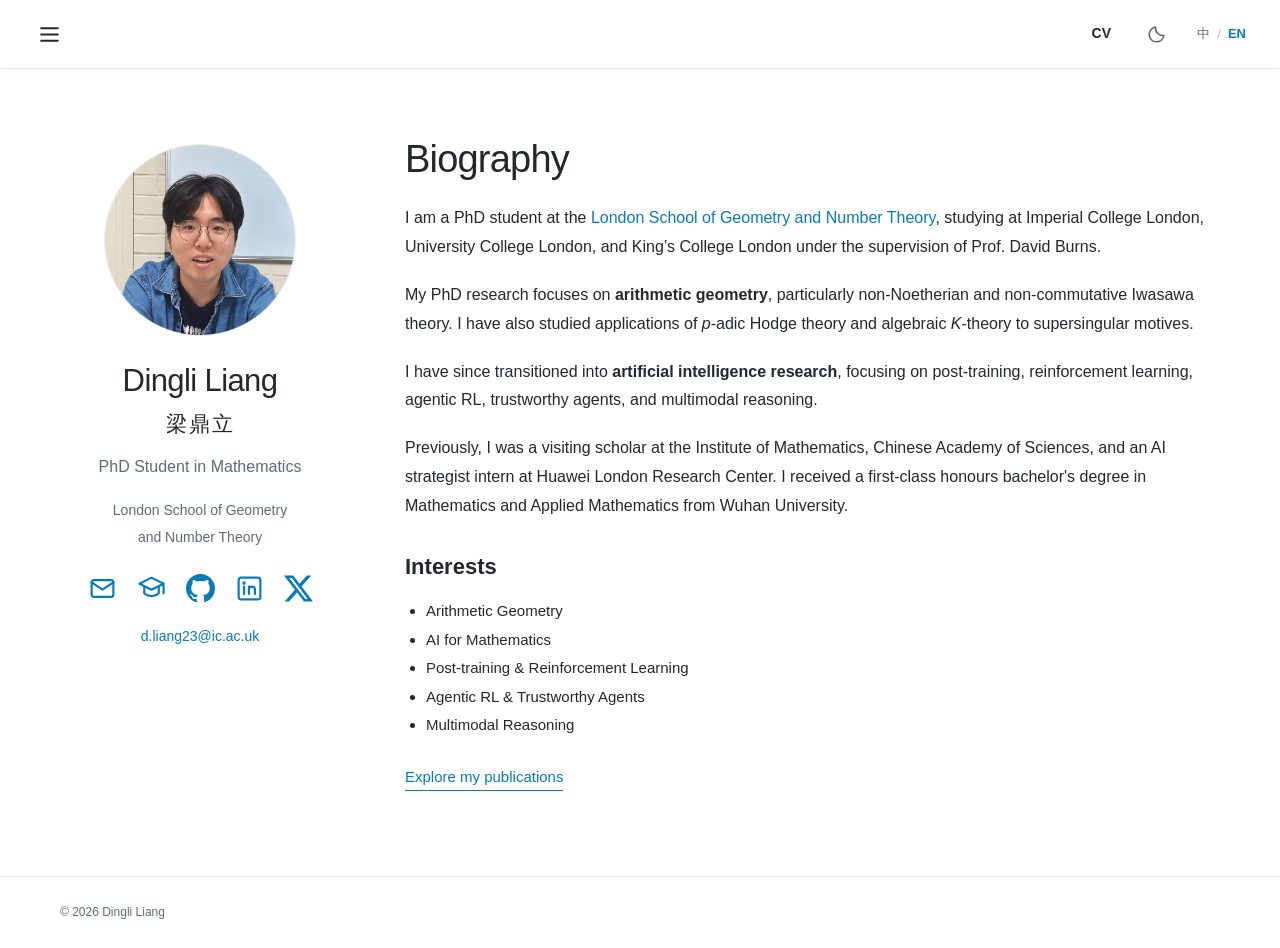
<file: index.html>
<!doctype html>
<html lang="en" data-title-zh="梁鼎立 | 个人主页"><head><meta charset="utf-8"><meta name="viewport" content="width=device-width, initial-scale=1">
<title>Dingli Liang (梁鼎立) | Academic Homepage</title><meta name="description" content="Dingli Liang (梁鼎立) — PhD research in arithmetic geometry and AI research in post-training, reinforcement learning, trustworthy agents, and multimodal reasoning."><meta property="og:title" content="Dingli Liang (梁鼎立) | Academic Homepage"><meta property="og:description" content="Dingli Liang (梁鼎立) — PhD research in arithmetic geometry and AI research in post-training, reinforcement learning, trustworthy agents, and multimodal reasoning."><meta property="og:type" content="website"><meta property="og:url" content="https://rellwww.github.io/"><link rel="canonical" href="https://rellwww.github.io/"><meta name="twitter:card" content="summary"><meta name="color-scheme" content="light dark"><link rel="icon" href="assets/favicon.svg" type="image/svg+xml"><link rel="stylesheet" href="assets/style.css">
<script>try{if(localStorage.getItem('dingli-theme')==='dark')document.documentElement.dataset.theme='dark'}catch(e){}</script><link rel="stylesheet" href="assets/header.css">
<meta name="robots" content="index, follow">
<meta property="og:image" content="https://rellwww.github.io/assets/dingli-liang-portrait.png">
<meta property="og:image:alt" content="Dingli Liang / 梁鼎立">
<meta property="og:site_name" content="Dingli Liang / 梁鼎立">
<script type="application/ld+json">{"@context": "https://schema.org", "@type": "Person", "name": "Dingli Liang", "alternateName": "梁鼎立", "url": "https://rellwww.github.io/", "image": "https://rellwww.github.io/assets/dingli-liang-portrait.png", "jobTitle": "PhD Student in Mathematics", "email": "mailto:d.liang23@ic.ac.uk", "sameAs": ["https://scholar.google.co.uk/citations?user=OkpWaUcAAAAJ", "https://github.com/Rellwww", "https://www.linkedin.com/in/dinglila11/", "https://x.com/dingllllllll"], "knowsAbout": ["Arithmetic geometry", "AI for Mathematics", "Post-training", "Reinforcement learning", "Agentic RL", "Trustworthy agents", "Multimodal reasoning"]}</script>
</head>
<body class="page-home"><a class="skip-link" href="#main" data-zh="跳转到正文">Skip to content</a>
<header class="site-header"><div class="header-inner">
<button class="menu-toggle" type="button" aria-expanded="false" aria-controls="navigation" aria-label="Open menu" title="Open menu"><svg viewBox="0 0 24 24" aria-hidden="true"><path d="M4 6h16M4 12h16M4 18h16"></path></svg></button>
<nav id="navigation" aria-label="Main navigation" hidden data-zh-aria-label="网站目录"><a href="./" data-zh="首页" class="active" aria-current="page">Home</a><a href="publications/" data-zh="论文">Publications</a><a href="experience/" data-zh="教育与经历">Experience</a><a href="teaching/" data-zh="教学">Teaching</a><a href="awards/" data-zh="奖励">Awards</a><a href="projects/" data-zh="项目">Projects</a></nav>
<div class="header-actions"><a class="cv-link" href="assets/DingliLiang-CV.pdf?v=29609bd35d49" target="_blank" rel="noopener" aria-label="View CV" data-zh-aria-label="查看简历">CV</a><button type="button" class="theme-toggle" aria-label="Switch to dark theme" aria-pressed="false"><span class="moon"><svg viewBox="0 0 24 24" aria-hidden="true"><path d="M20.5 13.1A8.5 8.5 0 0 1 10.9 3.5a8.5 8.5 0 1 0 9.6 9.6Z"></path></svg></span><span class="sun"><svg viewBox="0 0 24 24" aria-hidden="true"><circle cx="12" cy="12" r="4"></circle><path d="M12 2v2m0 16v2M2 12h2m16 0h2M5 5l1.5 1.5m11 11L19 19M5 19l1.5-1.5m11-11L19 5"></path></svg></span></button><button class="language-toggle" type="button" aria-label="Switch to Chinese" title="Switch to Chinese" aria-pressed="false"><span lang="zh-Hans" data-language="zh">中</span><span class="language-separator" aria-hidden="true">/</span><span lang="en" data-language="en" class="is-active">EN</span></button></div>
</div></header>
<main id="main" class="content"><section class="about-layout" aria-labelledby="biography-heading">
<aside class="profile" aria-label="Dingli Liang profile" data-zh-aria-label="梁鼎立个人信息"><img class="profile-avatar" src="assets/dingli-liang-portrait.png" alt="Dingli Liang" data-zh-alt="梁鼎立" width="1254" height="1254" decoding="async" fetchpriority="high"><h1 data-zh="梁鼎立">Dingli Liang</h1><p class="profile-name-zh" lang="zh-Hans">梁鼎立</p><p class="role" data-zh="数学博士研究生">PhD Student in Mathematics</p><p class="profile-affiliation"><span data-zh="伦敦几何与数论学院">London School of Geometry<br>and Number Theory</span></p><div class="social-links"><a href="mailto:d.liang23@ic.ac.uk" aria-label="Email Dingli Liang" data-zh-aria-label="联系梁鼎立"><svg viewBox="0 0 24 24" aria-hidden="true"><rect x="3" y="5" width="18" height="14" rx="2"></rect><path d="m3 7 9 6 9-6"></path></svg></a><a href="https://scholar.google.co.uk/citations?hl=en&amp;user=OkpWaUcAAAAJ" target="_blank" rel="noopener" aria-label="Google Scholar" data-zh-aria-label="谷歌学术"><svg viewBox="0 0 24 24" aria-hidden="true"><path d="m2 8 10-5 10 5-10 5zM6 10v6c3 3 9 3 12 0v-6M22 8v8"></path></svg></a><a href="https://github.com/Rellwww" target="_blank" rel="noopener noreferrer" aria-label="GitHub" title="GitHub"><svg viewBox="0 0 16 16" aria-hidden="true"><path fill="currentColor" stroke="none" d="M8 0C3.58 0 0 3.58 0 8c0 3.54 2.29 6.53 5.47 7.59.4.07.55-.17.55-.38 0-.19-.01-.82-.01-1.49-2.01.37-2.53-.49-2.69-.94-.09-.23-.48-.94-.82-1.13-.28-.15-.68-.52-.01-.53.63-.01 1.08.58 1.23.82.72 1.21 1.87.87 2.33.66.07-.52.28-.87.51-1.07-1.78-.2-3.64-.89-3.64-3.95 0-.87.31-1.59.82-2.15-.08-.2-.36-1.02.08-2.12 0 0 .67-.21 2.2.82a7.65 7.65 0 0 1 2-.27c.68 0 1.36.09 2 .27 1.53-1.04 2.2-.82 2.2-.82.44 1.1.16 1.92.08 2.12.51.56.82 1.27.82 2.15 0 3.07-1.87 3.75-3.65 3.95.29.25.54.73.54 1.48 0 1.07-.01 1.93-.01 2.2 0 .21.15.46.55.38A8.01 8.01 0 0 0 16 8c0-4.42-3.58-8-8-8Z"></path></svg></a><a href="https://www.linkedin.com/in/dinglila11/" target="_blank" rel="noopener noreferrer" aria-label="LinkedIn" title="LinkedIn"><svg viewBox="0 0 24 24" aria-hidden="true"><rect x="3" y="3" width="18" height="18" rx="2"></rect><path d="M7.5 10.5v6M11.5 16.5v-6M11.5 13a2.5 2.5 0 0 1 5 0v3.5"></path><circle cx="7.5" cy="7.5" r=".6" fill="currentColor"></circle></svg></a><a href="https://x.com/dingllllllll" target="_blank" rel="noopener noreferrer" aria-label="X" title="X"><svg viewBox="0 0 24 24" aria-hidden="true"><path fill="currentColor" stroke="none" d="M18.901 1.153h3.68L14.54 10.343 24 22.846h-7.406l-5.8-7.584-6.64 7.584H.47l8.6-9.835L0 1.154h7.594l5.243 6.932ZM17.61 20.644h2.039L6.486 3.24H4.298Z"></path></svg></a></div><a class="profile-email" href="mailto:d.liang23@ic.ac.uk">d.liang23@ic.ac.uk</a></aside>
<div class="biography"><h2 id="biography-heading" data-zh="个人简介">Biography</h2><p data-zh='我是&lt;a href="https://www.lsgnt-cdt.ac.uk/" target="_blank" rel="noopener"&gt;伦敦几何与数论学院&lt;/a&gt;的博士研究生，在帝国理工学院、伦敦大学学院及伦敦国王学院学习，师从 David Burns 教授。'>I am a PhD student at the <a href="https://www.lsgnt-cdt.ac.uk/" target="_blank" rel="noopener">London School of Geometry and Number Theory</a>, studying at Imperial College London, University College London, and King’s College London under the supervision of Prof. David Burns.</p><p data-zh="我的博士研究聚焦于&lt;strong&gt;算术几何&lt;/strong&gt;，尤其是非诺特与非交换岩泽理论。我也研究了 &lt;i&gt;p&lt;/i&gt;-进 Hodge 理论与代数 &lt;i&gt;K&lt;/i&gt;-理论在超奇异动机上的应用。">My PhD research focuses on <strong>arithmetic geometry</strong>, particularly non-Noetherian and non-commutative Iwasawa theory. I have also studied applications of <i>p</i>-adic Hodge theory and algebraic <i>K</i>-theory to supersingular motives.</p><p data-zh="此后，我转向&lt;strong&gt;人工智能研究&lt;/strong&gt;，主要关注后训练、强化学习、智能体强化学习、可信智能体与多模态推理。">I have since transitioned into <strong>artificial intelligence research</strong>, focusing on post-training, reinforcement learning, agentic RL, trustworthy agents, and multimodal reasoning.</p><p data-zh="此前，我曾在中国科学院数学研究所担任访问学者，并在华为伦敦研究中心担任人工智能技术战略实习生。我于武汉大学获得数学与应用数学理学学士学位（一等荣誉）。">Previously, I was a visiting scholar at the Institute of Mathematics, Chinese Academy of Sciences, and an AI strategist intern at Huawei London Research Center. I received a first-class honours bachelor's degree in Mathematics and Applied Mathematics from Wuhan University.</p><div class="bio-details"><div><h3 data-zh="研究方向">Interests</h3><ul class="interests"><li data-zh="算术几何">Arithmetic Geometry</li><li data-zh="数学人工智能（AI for Math）">AI for Mathematics</li><li data-zh="后训练与强化学习">Post-training &amp; Reinforcement Learning</li><li data-zh="智能体强化学习与可信智能体">Agentic RL &amp; Trustworthy Agents</li><li data-zh="多模态推理">Multimodal Reasoning</li></ul></div></div><a class="text-link" href="publications/" data-zh="查看我的论文">Explore my publications</a></div></section></main>
<footer class="site-footer"><div><span data-zh="© 2026 梁鼎立">© 2026 Dingli Liang</span></div></footer>
<dialog id="figure-viewer" aria-labelledby="figure-caption"><div class="figure-toolbar"><p id="figure-caption"></p><button class="close-figure" type="button" aria-label="Close figure" data-zh-aria-label="关闭配图">×</button></div><img id="figure-image" alt=""></dialog>
<script src="assets/main.js?v=navlang1" defer></script></body></html>
</file>
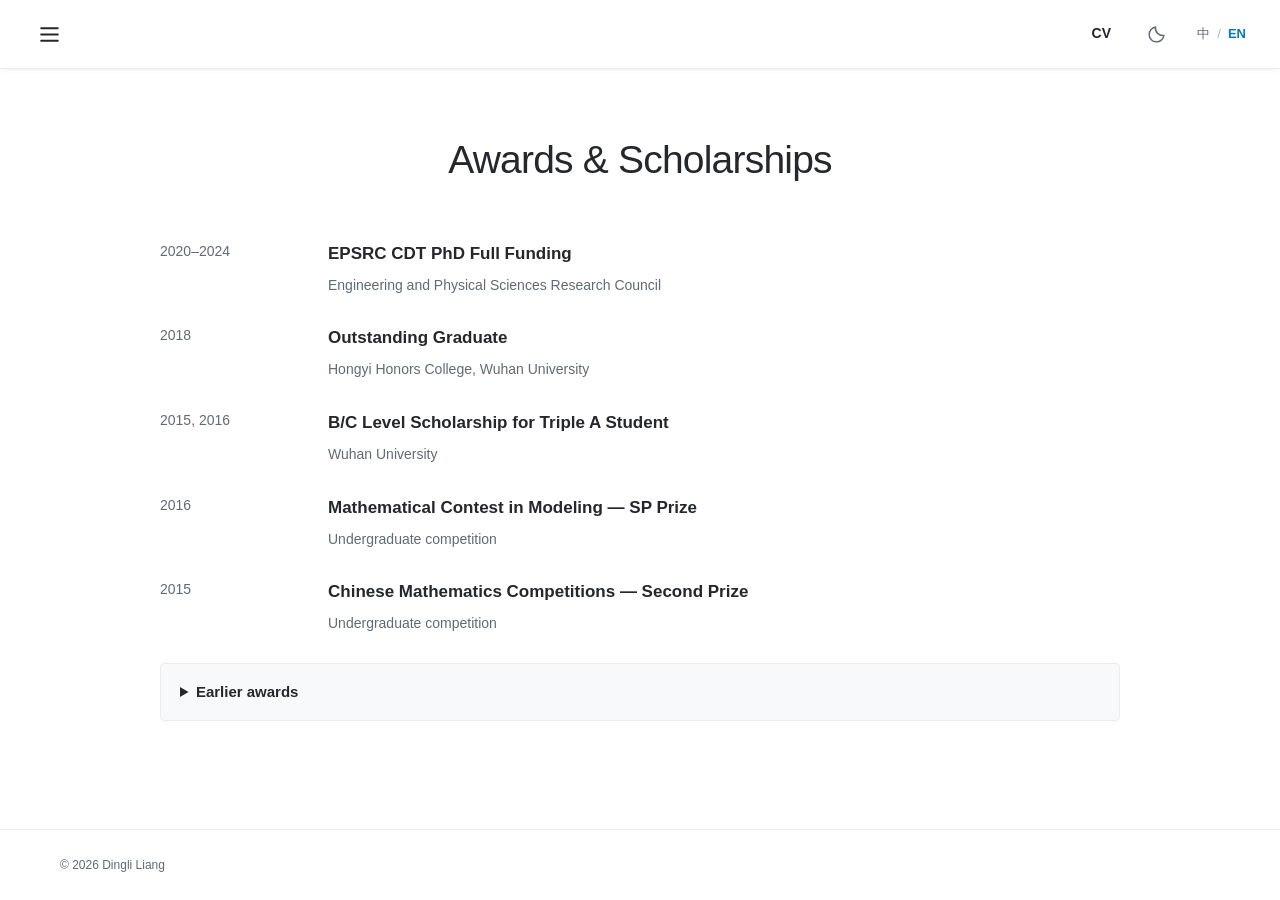
<file: awards/index.html>
<!doctype html>
<html lang="en" data-title-zh="奖励 | 梁鼎立"><head><meta charset="utf-8"><meta name="viewport" content="width=device-width, initial-scale=1">
<title>Awards | Dingli Liang (梁鼎立)</title><meta name="description" content="Awards of Dingli Liang (梁鼎立), mathematics and artificial intelligence researcher."><meta property="og:title" content="Awards | Dingli Liang (梁鼎立)"><meta property="og:description" content="Awards of Dingli Liang (梁鼎立), mathematics and artificial intelligence researcher."><meta property="og:type" content="website"><meta property="og:url" content="https://rellwww.github.io/awards/"><link rel="canonical" href="https://rellwww.github.io/awards/"><meta name="twitter:card" content="summary"><meta name="color-scheme" content="light dark"><link rel="icon" href="../assets/favicon.svg" type="image/svg+xml"><link rel="stylesheet" href="../assets/style.css">
<script>try{if(localStorage.getItem('dingli-theme')==='dark')document.documentElement.dataset.theme='dark'}catch(e){}</script><link rel="stylesheet" href="../assets/header.css">
<meta name="robots" content="index, follow">
<meta property="og:image" content="https://rellwww.github.io/assets/dingli-liang-portrait.png">
<meta property="og:image:alt" content="Dingli Liang / 梁鼎立">
<meta property="og:site_name" content="Dingli Liang / 梁鼎立">
</head>
<body class="page-awards"><a class="skip-link" href="#main" data-zh="跳转到正文">Skip to content</a>
<header class="site-header"><div class="header-inner">
<button class="menu-toggle" type="button" aria-expanded="false" aria-controls="navigation" aria-label="Open menu" title="Open menu"><svg viewBox="0 0 24 24" aria-hidden="true"><path d="M4 6h16M4 12h16M4 18h16"></path></svg></button>
<nav id="navigation" aria-label="Main navigation" hidden data-zh-aria-label="网站目录"><a href="../" data-zh="首页">Home</a><a href="../publications/" data-zh="论文">Publications</a><a href="../experience/" data-zh="教育与经历">Experience</a><a href="../teaching/" data-zh="教学">Teaching</a><a href="../awards/" data-zh="奖励" class="active" aria-current="page">Awards</a><a href="../projects/" data-zh="项目">Projects</a></nav>
<div class="header-actions"><a class="cv-link" href="../assets/DingliLiang-CV.pdf?v=29609bd35d49" target="_blank" rel="noopener" aria-label="View CV" data-zh-aria-label="查看简历">CV</a><button type="button" class="theme-toggle" aria-label="Switch to dark theme" aria-pressed="false"><span class="moon"><svg viewBox="0 0 24 24" aria-hidden="true"><path d="M20.5 13.1A8.5 8.5 0 0 1 10.9 3.5a8.5 8.5 0 1 0 9.6 9.6Z"></path></svg></span><span class="sun"><svg viewBox="0 0 24 24" aria-hidden="true"><circle cx="12" cy="12" r="4"></circle><path d="M12 2v2m0 16v2M2 12h2m16 0h2M5 5l1.5 1.5m11 11L19 19M5 19l1.5-1.5m11-11L19 5"></path></svg></span></button><button class="language-toggle" type="button" aria-label="Switch to Chinese" title="Switch to Chinese" aria-pressed="false"><span lang="zh-Hans" data-language="zh">中</span><span class="language-separator" aria-hidden="true">/</span><span lang="en" data-language="en" class="is-active">EN</span></button></div>
</div></header>
<main id="main" class="content"><section id="awards" aria-labelledby="awards-heading">
<header class="page-heading"><h1 id="awards-heading" data-zh="奖励与奖学金">Awards &amp; Scholarships</h1></header>
<ul class="award-list">
<li><span>2020–2024</span><div><strong data-zh="EPSRC CDT 博士全额资助">EPSRC CDT PhD Full Funding</strong><p data-zh="英国工程与自然科学研究理事会">Engineering and Physical Sciences Research Council</p></div></li>
<li><span>2018</span><div><strong data-zh="优秀毕业生">Outstanding Graduate</strong><p data-zh="武汉大学弘毅学堂">Hongyi Honors College, Wuhan University</p></div></li>
<li><span>2015, 2016</span><div><strong data-zh="三好学生 B/C 等奖学金">B/C Level Scholarship for Triple A Student</strong><p data-zh="武汉大学">Wuhan University</p></div></li>
<li><span>2016</span><div><strong data-zh="美国大学生数学建模竞赛（MCM）— SP 奖">Mathematical Contest in Modeling — SP Prize</strong><p data-zh="本科生竞赛">Undergraduate competition</p></div></li>
<li><span>2015</span><div><strong data-zh="全国大学生数学竞赛 — 二等奖">Chinese Mathematics Competitions — Second Prize</strong><p data-zh="本科生竞赛">Undergraduate competition</p></div></li>
</ul>
<details class="earlier-awards"><summary data-zh="早期获奖">Earlier awards</summary><p data-zh="全国中学生物理竞赛 — 二等奖（2012、2013）&lt;br&gt;中国青少年机器人竞赛 — 一等奖（2009）">Chinese Physics Olympiad — Second Prize (2012, 2013)<br>China Adolescent Robotics Competition — First Prize (2009)</p></details>
</section></main>
<footer class="site-footer"><div><span data-zh="© 2026 梁鼎立">© 2026 Dingli Liang</span></div></footer>
<dialog id="figure-viewer" aria-labelledby="figure-caption"><div class="figure-toolbar"><p id="figure-caption"></p><button class="close-figure" type="button" aria-label="Close figure" data-zh-aria-label="关闭配图">×</button></div><img id="figure-image" alt=""></dialog>
<script src="../assets/main.js?v=navlang1" defer></script></body></html>
</file>
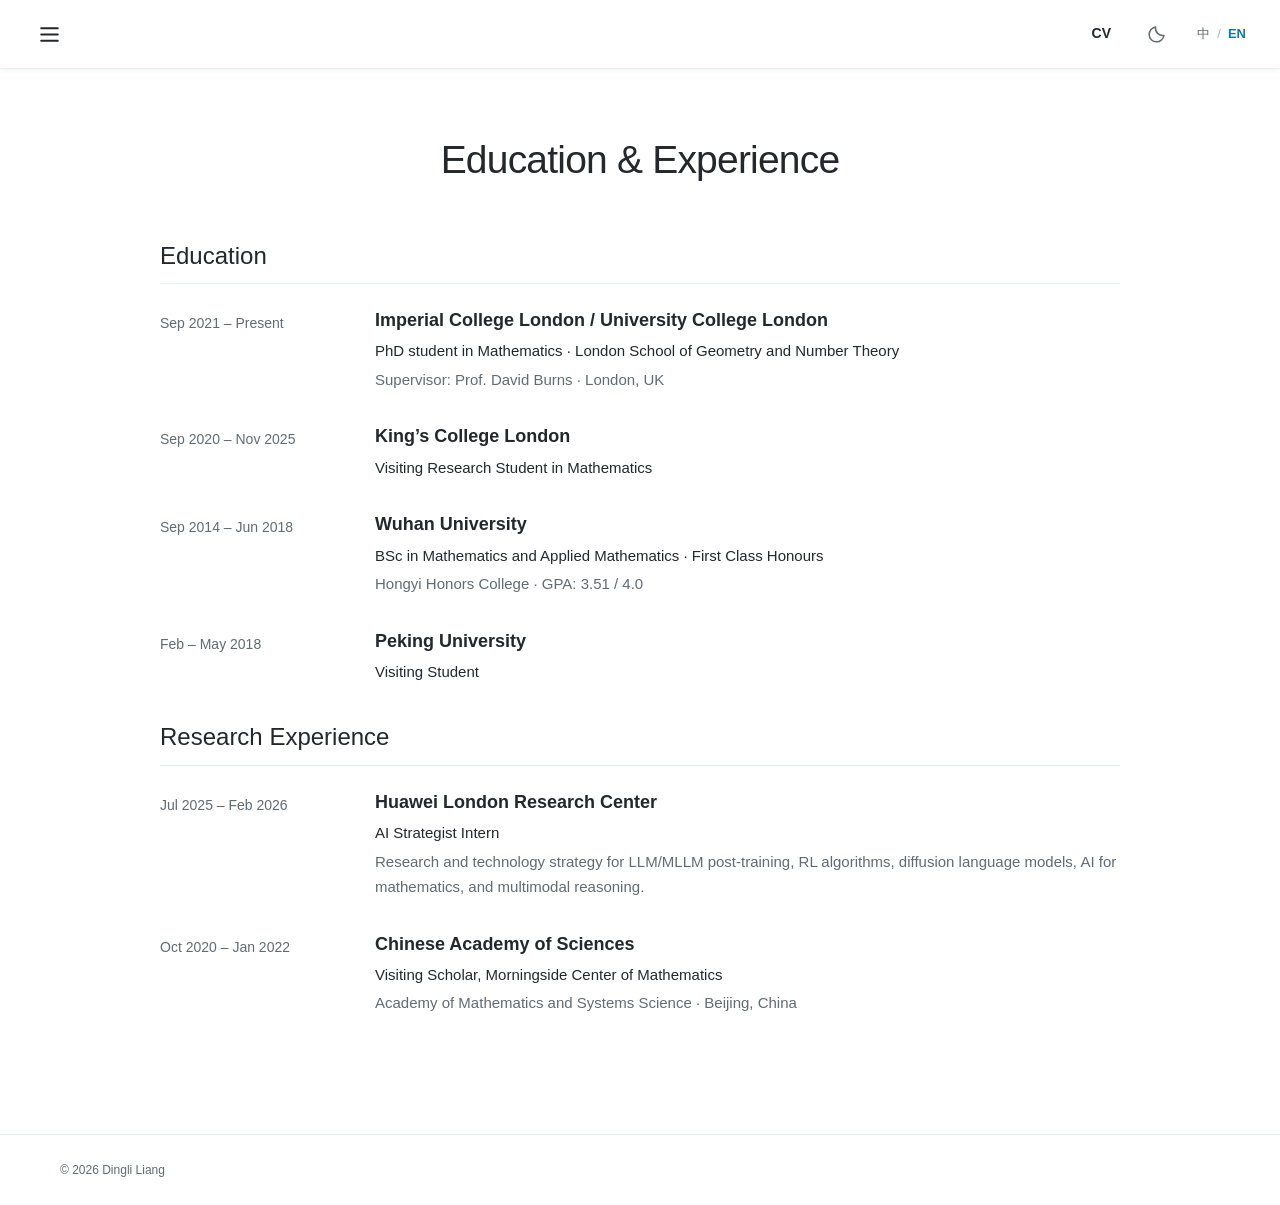
<file: experience/index.html>
<!doctype html>
<html lang="en" data-title-zh="教育与经历 | 梁鼎立"><head><meta charset="utf-8"><meta name="viewport" content="width=device-width, initial-scale=1">
<title>Experience | Dingli Liang (梁鼎立)</title><meta name="description" content="Experience of Dingli Liang (梁鼎立), mathematics and artificial intelligence researcher."><meta property="og:title" content="Experience | Dingli Liang (梁鼎立)"><meta property="og:description" content="Experience of Dingli Liang (梁鼎立), mathematics and artificial intelligence researcher."><meta property="og:type" content="website"><meta property="og:url" content="https://rellwww.github.io/experience/"><link rel="canonical" href="https://rellwww.github.io/experience/"><meta name="twitter:card" content="summary"><meta name="color-scheme" content="light dark"><link rel="icon" href="../assets/favicon.svg" type="image/svg+xml"><link rel="stylesheet" href="../assets/style.css">
<script>try{if(localStorage.getItem('dingli-theme')==='dark')document.documentElement.dataset.theme='dark'}catch(e){}</script><link rel="stylesheet" href="../assets/header.css">
<meta name="robots" content="index, follow">
<meta property="og:image" content="https://rellwww.github.io/assets/dingli-liang-portrait.png">
<meta property="og:image:alt" content="Dingli Liang / 梁鼎立">
<meta property="og:site_name" content="Dingli Liang / 梁鼎立">
</head>
<body class="page-experience"><a class="skip-link" href="#main" data-zh="跳转到正文">Skip to content</a>
<header class="site-header"><div class="header-inner">
<button class="menu-toggle" type="button" aria-expanded="false" aria-controls="navigation" aria-label="Open menu" title="Open menu"><svg viewBox="0 0 24 24" aria-hidden="true"><path d="M4 6h16M4 12h16M4 18h16"></path></svg></button>
<nav id="navigation" aria-label="Main navigation" hidden data-zh-aria-label="网站目录"><a href="../" data-zh="首页">Home</a><a href="../publications/" data-zh="论文">Publications</a><a href="../experience/" data-zh="教育与经历" class="active" aria-current="page">Experience</a><a href="../teaching/" data-zh="教学">Teaching</a><a href="../awards/" data-zh="奖励">Awards</a><a href="../projects/" data-zh="项目">Projects</a></nav>
<div class="header-actions"><a class="cv-link" href="../assets/DingliLiang-CV.pdf?v=29609bd35d49" target="_blank" rel="noopener" aria-label="View CV" data-zh-aria-label="查看简历">CV</a><button type="button" class="theme-toggle" aria-label="Switch to dark theme" aria-pressed="false"><span class="moon"><svg viewBox="0 0 24 24" aria-hidden="true"><path d="M20.5 13.1A8.5 8.5 0 0 1 10.9 3.5a8.5 8.5 0 1 0 9.6 9.6Z"></path></svg></span><span class="sun"><svg viewBox="0 0 24 24" aria-hidden="true"><circle cx="12" cy="12" r="4"></circle><path d="M12 2v2m0 16v2M2 12h2m16 0h2M5 5l1.5 1.5m11 11L19 19M5 19l1.5-1.5m11-11L19 5"></path></svg></span></button><button class="language-toggle" type="button" aria-label="Switch to Chinese" title="Switch to Chinese" aria-pressed="false"><span lang="zh-Hans" data-language="zh">中</span><span class="language-separator" aria-hidden="true">/</span><span lang="en" data-language="en" class="is-active">EN</span></button></div>
</div></header>
<main id="main" class="content"><section id="experience" aria-labelledby="experience-heading">
<header class="page-heading"><h1 id="experience-heading" data-zh="教育与研究经历">Education &amp; Experience</h1></header>
<h3 class="group-heading" data-zh="教育经历">Education</h3>
<div class="timeline">
<article><span class="period" data-zh="2021 年 9 月至今">Sep 2021 – Present</span><div><h4 data-zh="帝国理工学院 / 伦敦大学学院">Imperial College London / University College London</h4><p data-zh="数学博士研究生 · 伦敦几何与数论学院">PhD student in Mathematics · London School of Geometry and Number Theory</p><p class="muted" data-zh="导师：David Burns 教授 · 英国伦敦">Supervisor: Prof. David Burns · London, UK</p></div></article>
<article><span class="period" data-zh="2020 年 9 月 – 2025 年 11 月">Sep 2020 – Nov 2025</span><div><h4 data-zh="伦敦国王学院">King’s College London</h4><p data-zh="数学访问研究生">Visiting Research Student in Mathematics</p></div></article>
<article><span class="period" data-zh="2014 年 9 月 – 2018 年 6 月">Sep 2014 – Jun 2018</span><div><h4 data-zh="武汉大学">Wuhan University</h4><p data-zh="数学与应用数学理学学士 · 一等荣誉">BSc in Mathematics and Applied Mathematics · First Class Honours</p><p class="muted" data-zh="弘毅学堂 · GPA：3.51 / 4.0">Hongyi Honors College · GPA: 3.51 / 4.0</p></div></article>
<article><span class="period" data-zh="2018 年 2 月 – 5 月">Feb – May 2018</span><div><h4 data-zh="北京大学">Peking University</h4><p data-zh="访问学生">Visiting Student</p></div></article>
</div>
<h3 class="group-heading" data-zh="研究经历">Research Experience</h3>
<div class="timeline">
<article><span class="period" data-zh="2025 年 7 月 – 2026 年 2 月">Jul 2025 – Feb 2026</span><div><h4 data-zh="华为伦敦研究中心">Huawei London Research Center</h4><p data-zh="人工智能技术战略实习生">AI Strategist Intern</p><p class="muted" data-zh="围绕大语言模型与多模态大模型后训练、强化学习算法、扩散语言模型、AI 数学研究及多模态推理开展研究与技术战略分析。">Research and technology strategy for LLM/MLLM post-training, RL algorithms, diffusion language models, AI for mathematics, and multimodal reasoning.</p></div></article>
<article><span class="period" data-zh="2020 年 10 月 – 2022 年 1 月">Oct 2020 – Jan 2022</span><div><h4 data-zh="中国科学院">Chinese Academy of Sciences</h4><p data-zh="晨兴数学中心访问学者">Visiting Scholar, Morningside Center of Mathematics</p><p class="muted" data-zh="数学与系统科学研究院 · 中国北京">Academy of Mathematics and Systems Science · Beijing, China</p></div></article>
</div>
</section></main>
<footer class="site-footer"><div><span data-zh="© 2026 梁鼎立">© 2026 Dingli Liang</span></div></footer>
<dialog id="figure-viewer" aria-labelledby="figure-caption"><div class="figure-toolbar"><p id="figure-caption"></p><button class="close-figure" type="button" aria-label="Close figure" data-zh-aria-label="关闭配图">×</button></div><img id="figure-image" alt=""></dialog>
<script src="../assets/main.js?v=navlang1" defer></script></body></html>
</file>
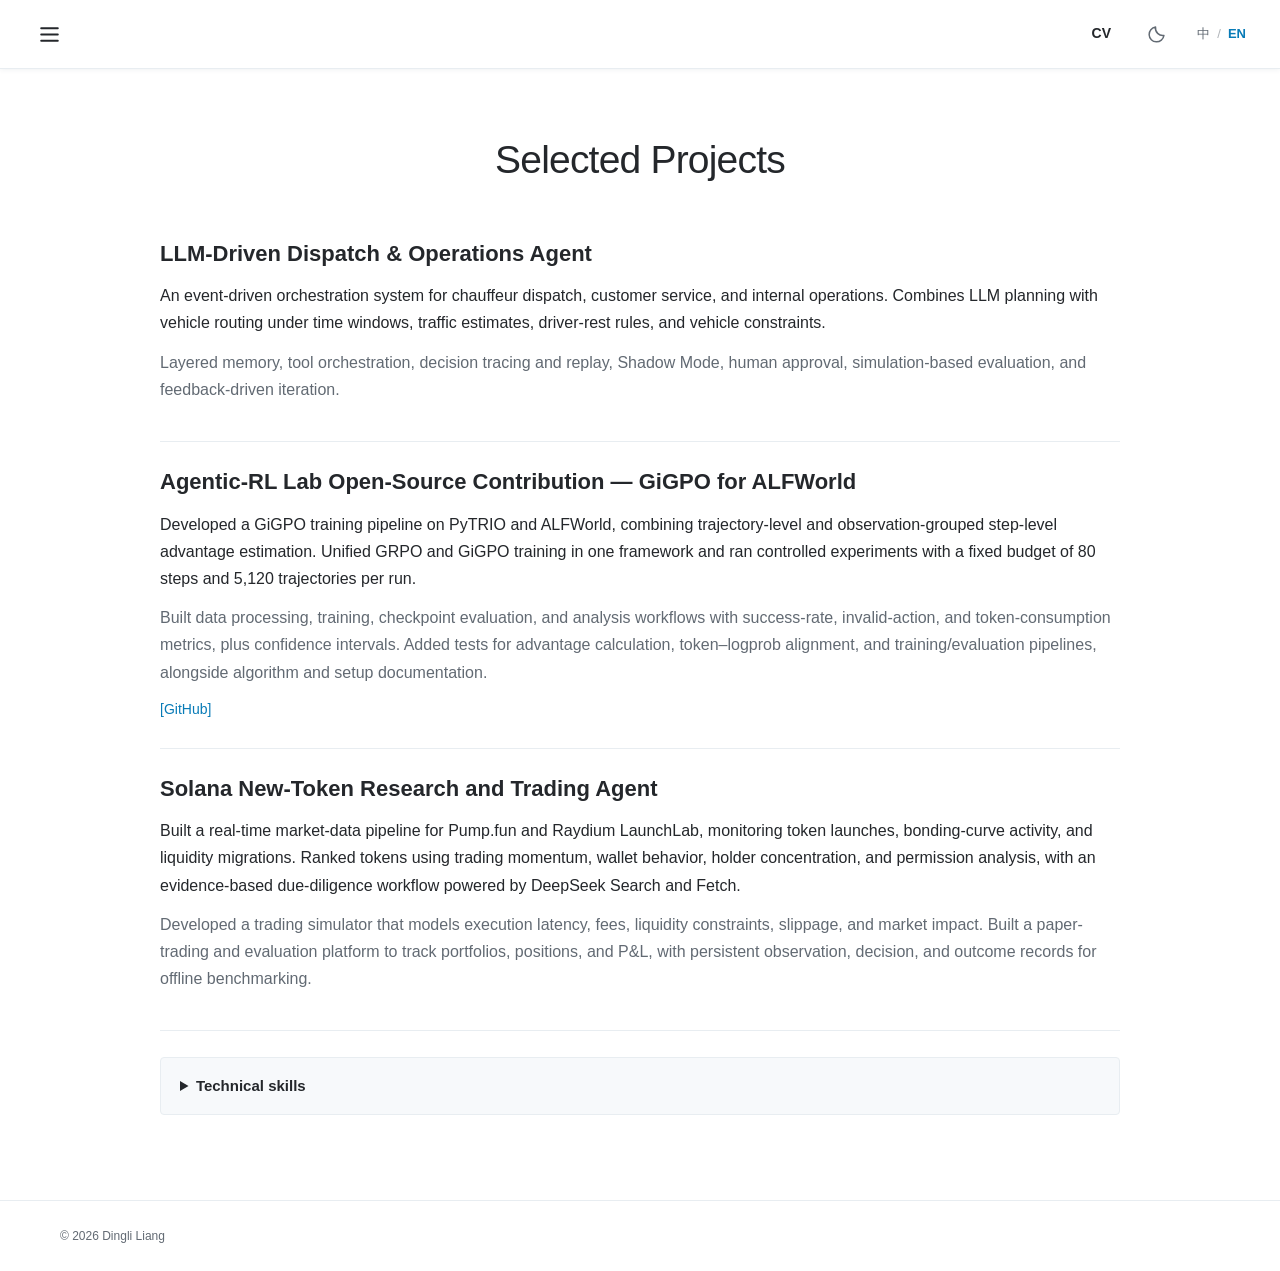
<file: projects/index.html>
<!doctype html>
<html lang="en" data-title-zh="项目 | 梁鼎立"><head><meta charset="utf-8"><meta name="viewport" content="width=device-width, initial-scale=1">
<title>Projects | Dingli Liang (梁鼎立)</title><meta name="description" content="Projects of Dingli Liang (梁鼎立), mathematics and artificial intelligence researcher."><meta property="og:title" content="Projects | Dingli Liang (梁鼎立)"><meta property="og:description" content="Projects of Dingli Liang (梁鼎立), mathematics and artificial intelligence researcher."><meta property="og:type" content="website"><meta property="og:url" content="https://rellwww.github.io/projects/"><link rel="canonical" href="https://rellwww.github.io/projects/"><meta name="twitter:card" content="summary"><meta name="color-scheme" content="light dark"><link rel="icon" href="../assets/favicon.svg" type="image/svg+xml"><link rel="stylesheet" href="../assets/style.css">
<script>try{if(localStorage.getItem('dingli-theme')==='dark')document.documentElement.dataset.theme='dark'}catch(e){}</script><link rel="stylesheet" href="../assets/header.css">
<meta name="robots" content="index, follow">
<meta property="og:image" content="https://rellwww.github.io/assets/dingli-liang-portrait.png">
<meta property="og:image:alt" content="Dingli Liang / 梁鼎立">
<meta property="og:site_name" content="Dingli Liang / 梁鼎立">
</head>
<body class="page-projects"><a class="skip-link" href="#main" data-zh="跳转到正文">Skip to content</a>
<header class="site-header"><div class="header-inner">
<button class="menu-toggle" type="button" aria-expanded="false" aria-controls="navigation" aria-label="Open menu" title="Open menu"><svg viewBox="0 0 24 24" aria-hidden="true"><path d="M4 6h16M4 12h16M4 18h16"></path></svg></button>
<nav id="navigation" aria-label="Main navigation" hidden data-zh-aria-label="网站目录"><a href="../" data-zh="首页">Home</a><a href="../publications/" data-zh="论文">Publications</a><a href="../experience/" data-zh="教育与经历">Experience</a><a href="../teaching/" data-zh="教学">Teaching</a><a href="../awards/" data-zh="奖励">Awards</a><a href="../projects/" data-zh="项目" class="active" aria-current="page">Projects</a></nav>
<div class="header-actions"><a class="cv-link" href="../assets/DingliLiang-CV.pdf?v=29609bd35d49" target="_blank" rel="noopener" aria-label="View CV" data-zh-aria-label="查看简历">CV</a><button type="button" class="theme-toggle" aria-label="Switch to dark theme" aria-pressed="false"><span class="moon"><svg viewBox="0 0 24 24" aria-hidden="true"><path d="M20.5 13.1A8.5 8.5 0 0 1 10.9 3.5a8.5 8.5 0 1 0 9.6 9.6Z"></path></svg></span><span class="sun"><svg viewBox="0 0 24 24" aria-hidden="true"><circle cx="12" cy="12" r="4"></circle><path d="M12 2v2m0 16v2M2 12h2m16 0h2M5 5l1.5 1.5m11 11L19 19M5 19l1.5-1.5m11-11L19 5"></path></svg></span></button><button class="language-toggle" type="button" aria-label="Switch to Chinese" title="Switch to Chinese" aria-pressed="false"><span lang="zh-Hans" data-language="zh">中</span><span class="language-separator" aria-hidden="true">/</span><span lang="en" data-language="en" class="is-active">EN</span></button></div>
</div></header>
<main id="main" class="content"><section id="projects" aria-labelledby="projects-heading">
<header class="page-heading"><h1 id="projects-heading" data-zh="精选项目">Selected Projects</h1></header>
<article class="project"><h3 data-zh="大语言模型驱动的调度与运营智能体">LLM-Driven Dispatch &amp; Operations Agent</h3><p data-zh="面向专车调度、客户服务与内部运营构建事件驱动的编排系统，将大语言模型规划与车辆路径规划结合，并纳入时间窗、交通预估、驾驶员休息规则及车辆约束。">An event-driven orchestration system for chauffeur dispatch, customer service, and internal operations. Combines LLM planning with vehicle routing under time windows, traffic estimates, driver-rest rules, and vehicle constraints.</p><p class="muted" data-zh="支持分层记忆、工具编排、决策追踪与回放、影子模式、人工审批、仿真评估及基于反馈的持续迭代。">Layered memory, tool orchestration, decision tracing and replay, Shadow Mode, human approval, simulation-based evaluation, and feedback-driven iteration.</p></article>
<article class="project"><h3 data-zh="Agentic-RL Lab 开源贡献 — 面向 ALFWorld 的 GiGPO">Agentic-RL Lab Open-Source Contribution — GiGPO for ALFWorld</h3><p data-zh="基于 PyTRIO 与 ALFWorld 开发 GiGPO 训练流程，结合轨迹级优势估计与按观测分组的步骤级优势估计。在统一框架中支持 GRPO 与 GiGPO，并在每次实验固定 80 步、5,120 条轨迹的预算下开展对照实验。">Developed a GiGPO training pipeline on PyTRIO and ALFWorld, combining trajectory-level and observation-grouped step-level advantage estimation. Unified GRPO and GiGPO training in one framework and ran controlled experiments with a fixed budget of 80 steps and 5,120 trajectories per run.</p><p class="muted" data-zh="构建数据处理、训练、检查点评估与分析流程，跟踪成功率、无效动作和 token 消耗，并估计置信区间。为优势计算、token 与对数概率对齐、训练及评估流程补充测试，同时编写算法和环境配置文档。">Built data processing, training, checkpoint evaluation, and analysis workflows with success-rate, invalid-action, and token-consumption metrics, plus confidence intervals. Added tests for advantage calculation, token–logprob alignment, and training/evaluation pipelines, alongside algorithm and setup documentation.</p><div class="paper-links"><a href="https://github.com/datawhalechina/agentic-rl-lab" target="_blank" rel="noopener">[GitHub]</a></div></article>
<article class="project"><h3 data-zh="Solana 新代币研究与交易智能体">Solana New-Token Research and Trading Agent</h3><p data-zh="为 Pump.fun 与 Raydium LaunchLab 构建实时市场数据管线，监测代币发行、联合曲线活动及流动性迁移。结合交易动量、钱包行为、持仓集中度与权限分析评估代币，并利用 DeepSeek Search 与 Fetch 构建基于证据的尽职调查流程。">Built a real-time market-data pipeline for Pump.fun and Raydium LaunchLab, monitoring token launches, bonding-curve activity, and liquidity migrations. Ranked tokens using trading momentum, wallet behavior, holder concentration, and permission analysis, with an evidence-based due-diligence workflow powered by DeepSeek Search and Fetch.</p><p class="muted" data-zh="开发交易仿真器，建模执行延迟、手续费、流动性约束、滑点与市场冲击。构建模拟交易及评估平台，跟踪投资组合、持仓和盈亏，并持久化保存观测、决策与结果，用于离线基准评估。">Developed a trading simulator that models execution latency, fees, liquidity constraints, slippage, and market impact. Built a paper-trading and evaluation platform to track portfolios, positions, and P&amp;L, with persistent observation, decision, and outcome records for offline benchmarking.</p></article>
<details class="skills"><summary data-zh="技术技能">Technical skills</summary><dl><dt data-zh="编程语言">Programming</dt><dd>Python, C++, C, Lean, Pascal, SQL</dd><dt data-zh="深度学习与自然语言处理">Deep learning &amp; NLP</dt><dd>PyTorch, Hugging Face Transformers &amp; Datasets, vLLM</dd><dt data-zh="数据与科学计算">Data &amp; scientific computing</dt><dd>NumPy, SciPy, scikit-learn, Pandas, Dask, Matplotlib, Seaborn</dd><dt data-zh="智能体与工程开发">Agents &amp; engineering</dt><dd>LangChain, LlamaIndex, CrewAI, OpenClaw, Pydantic, Asyncio</dd><dt data-zh="系统与科研工具">Systems &amp; research</dt><dd>Linux, Docker, Slurm, Tmux, LaTeX, Markdown</dd></dl></details>
</section></main>
<footer class="site-footer"><div><span data-zh="© 2026 梁鼎立">© 2026 Dingli Liang</span></div></footer>
<dialog id="figure-viewer" aria-labelledby="figure-caption"><div class="figure-toolbar"><p id="figure-caption"></p><button class="close-figure" type="button" aria-label="Close figure" data-zh-aria-label="关闭配图">×</button></div><img id="figure-image" alt=""></dialog>
<script src="../assets/main.js?v=navlang1" defer></script></body></html>
</file>
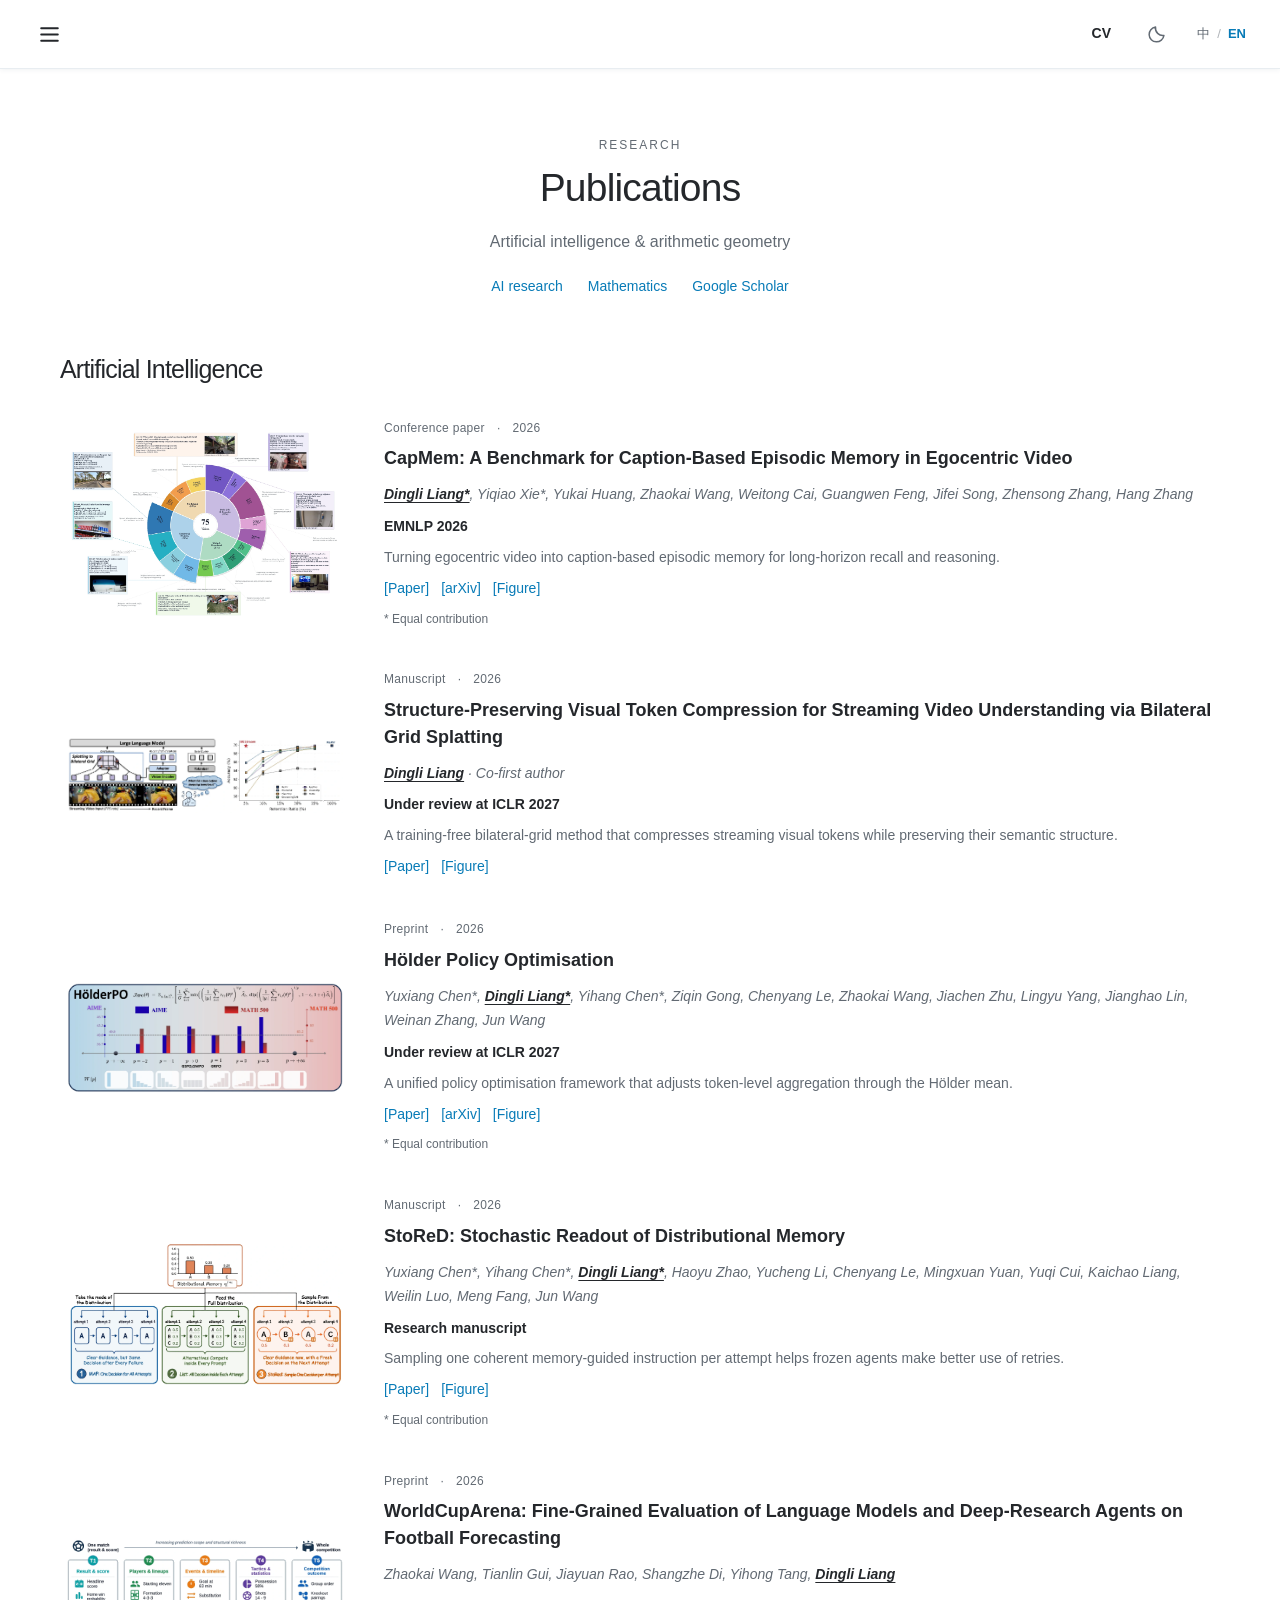
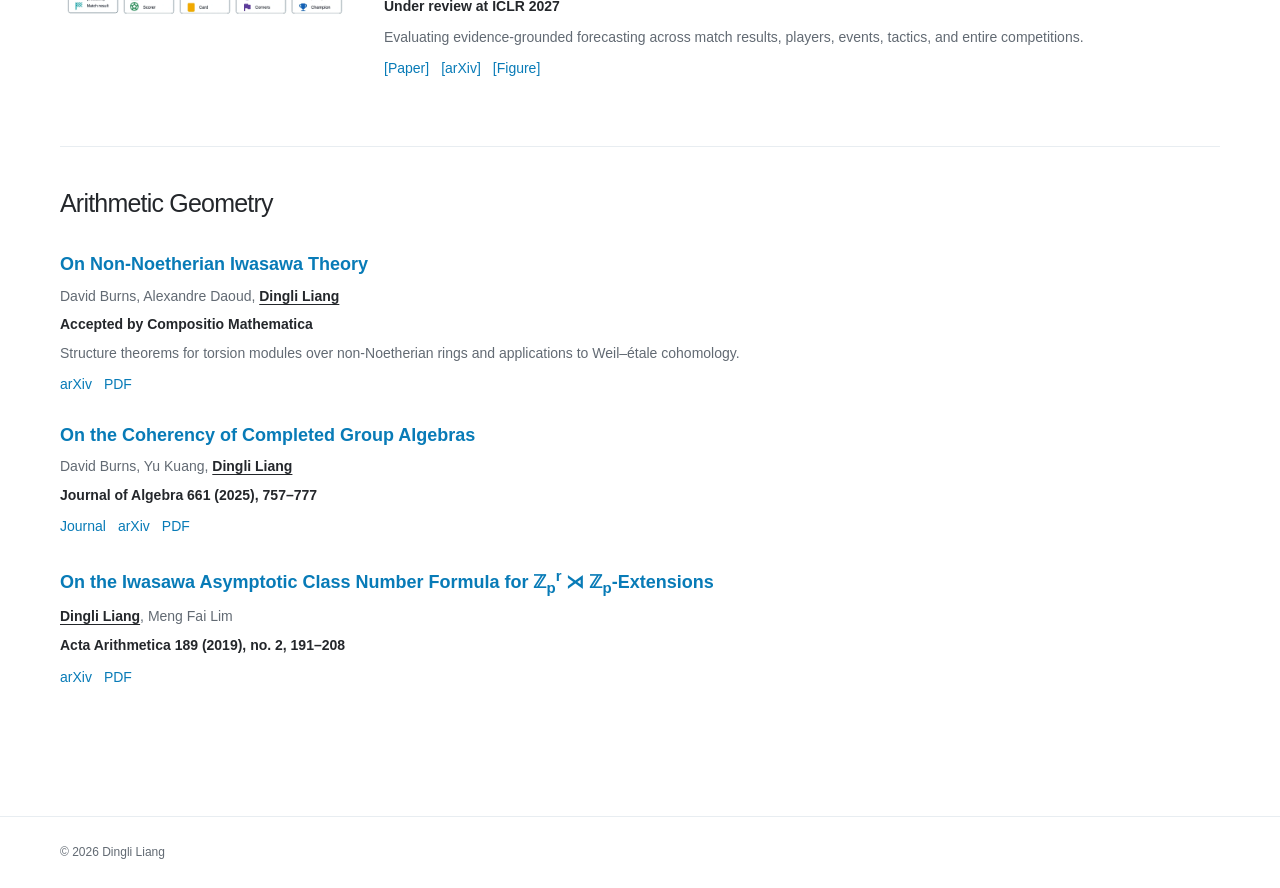
<file: publications/index.html>
<!doctype html>
<html lang="en" data-title-zh="论文 | 梁鼎立"><head><meta charset="utf-8"><meta name="viewport" content="width=device-width, initial-scale=1">
<title>Publications | Dingli Liang (梁鼎立)</title><meta name="description" content="Research papers by Dingli Liang (梁鼎立), with figures and PDFs for CapMem, BGStream, HölderPO, StoReD, and WorldCupArena."><meta property="og:title" content="Publications | Dingli Liang (梁鼎立)"><meta property="og:description" content="Research papers by Dingli Liang (梁鼎立), with figures and PDFs for CapMem, BGStream, HölderPO, StoReD, and WorldCupArena."><meta property="og:type" content="website"><meta property="og:url" content="https://rellwww.github.io/publications/"><link rel="canonical" href="https://rellwww.github.io/publications/"><meta name="twitter:card" content="summary"><meta name="color-scheme" content="light dark"><link rel="icon" href="../assets/favicon.svg" type="image/svg+xml"><link rel="stylesheet" href="../assets/style.css">
<script>try{if(localStorage.getItem('dingli-theme')==='dark')document.documentElement.dataset.theme='dark'}catch(e){}</script><link rel="stylesheet" href="../assets/header.css">
<meta name="robots" content="index, follow">
<meta property="og:image" content="https://rellwww.github.io/assets/dingli-liang-portrait.png">
<meta property="og:image:alt" content="Dingli Liang / 梁鼎立">
<meta property="og:site_name" content="Dingli Liang / 梁鼎立">
</head>
<body class="page-publications"><a class="skip-link" href="#main" data-zh="跳转到正文">Skip to content</a>
<header class="site-header"><div class="header-inner">
<button class="menu-toggle" type="button" aria-expanded="false" aria-controls="navigation" aria-label="Open menu" title="Open menu"><svg viewBox="0 0 24 24" aria-hidden="true"><path d="M4 6h16M4 12h16M4 18h16"></path></svg></button>
<nav id="navigation" aria-label="Main navigation" hidden data-zh-aria-label="网站目录"><a href="../" data-zh="首页">Home</a><a href="../publications/" data-zh="论文" class="active" aria-current="page">Publications</a><a href="../experience/" data-zh="教育与经历">Experience</a><a href="../teaching/" data-zh="教学">Teaching</a><a href="../awards/" data-zh="奖励">Awards</a><a href="../projects/" data-zh="项目">Projects</a></nav>
<div class="header-actions"><a class="cv-link" href="../assets/DingliLiang-CV.pdf?v=29609bd35d49" target="_blank" rel="noopener" aria-label="View CV" data-zh-aria-label="查看简历">CV</a><button type="button" class="theme-toggle" aria-label="Switch to dark theme" aria-pressed="false"><span class="moon"><svg viewBox="0 0 24 24" aria-hidden="true"><path d="M20.5 13.1A8.5 8.5 0 0 1 10.9 3.5a8.5 8.5 0 1 0 9.6 9.6Z"></path></svg></span><span class="sun"><svg viewBox="0 0 24 24" aria-hidden="true"><circle cx="12" cy="12" r="4"></circle><path d="M12 2v2m0 16v2M2 12h2m16 0h2M5 5l1.5 1.5m11 11L19 19M5 19l1.5-1.5m11-11L19 5"></path></svg></span></button><button class="language-toggle" type="button" aria-label="Switch to Chinese" title="Switch to Chinese" aria-pressed="false"><span lang="zh-Hans" data-language="zh">中</span><span class="language-separator" aria-hidden="true">/</span><span lang="en" data-language="en" class="is-active">EN</span></button></div>
</div></header>
<main id="main" class="content"><section class="publications-page" aria-labelledby="page-title"><header class="page-heading"><p class="eyebrow" data-zh="研究">Research</p><h1 id="page-title" data-zh="论文">Publications</h1><p data-zh="人工智能与算术几何">Artificial intelligence &amp; arithmetic geometry</p><div class="page-links"><a href="#ai-research" data-zh="人工智能研究">AI research</a><a href="#mathematics" data-zh="数学">Mathematics</a><a href="https://scholar.google.co.uk/citations?hl=en&amp;user=OkpWaUcAAAAJ" target="_blank" rel="noopener" data-zh="谷歌学术">Google Scholar</a></div></header><h2 class="section-title" id="ai-research" data-zh="人工智能">Artificial Intelligence</h2><div class="paper-list"><article class="paper" id="capmem" aria-labelledby="title-capmem">
<a class="paper-figure figure-link" href="../assets/figures/capmem-scenarios.webp" data-figure-title="CapMem — CapMem scenario coverage and examples where CaptionQA succeeds but VideoQA fails." aria-label="Enlarge CapMem figure" data-figure-title-zh="CapMem — 场景覆盖范围，以及 CaptionQA 回答正确而 VideoQA 失败的示例。" data-zh-aria-label="放大 CapMem 配图"><img src="../assets/figures/capmem-scenarios.webp" alt="CapMem scenario coverage and examples where CaptionQA succeeds but VideoQA fails." width="1896" height="1262" loading="lazy" data-zh-alt="CapMem — 场景覆盖范围，以及 CaptionQA 回答正确而 VideoQA 失败的示例。"><span class="figure-action" data-zh="查看配图">View figure</span></a>
<div class="paper-body"><div class="paper-meta"><span data-zh="会议论文">Conference paper</span><span>2026</span></div><h3 id="title-capmem"><a href="../assets/papers/capmem.pdf" target="_blank" rel="noopener">CapMem: A Benchmark for Caption-Based Episodic Memory in Egocentric Video</a></h3><p class="authors"><strong>Dingli Liang*</strong>, Yiqiao Xie*, Yukai Huang, Zhaokai Wang, Weitong Cai, Guangwen Feng, Jifei Song, Zhensong Zhang, Hang Zhang</p><p class="venue">EMNLP 2026</p><p class="paper-summary" data-zh="将第一视角视频转化为基于字幕的情景记忆，支持长时程回忆与推理。">Turning egocentric video into caption-based episodic memory for long-horizon recall and reasoning.</p><div class="paper-links"><a href="../assets/papers/capmem.pdf" target="_blank" rel="noopener" data-zh="[论文]">[Paper]</a> <a href="https://arxiv.org/abs/2609.17688" target="_blank" rel="noopener">[arXiv]</a> <a class="figure-link" href="../assets/figures/capmem-scenarios.webp" data-figure-title="CapMem — CapMem scenario coverage and examples where CaptionQA succeeds but VideoQA fails." data-zh="[配图]" data-figure-title-zh="CapMem — 场景覆盖范围，以及 CaptionQA 回答正确而 VideoQA 失败的示例。">[Figure]</a></div><p class="contribution" data-zh="* 同等贡献">* Equal contribution</p></div></article><article class="paper" id="bgstream" aria-labelledby="title-bgstream">
<a class="paper-figure figure-link" href="../assets/figures/bgstream.webp" data-figure-title="BGStream — BGStream visual token compression pipeline and StreamingBench results." aria-label="Enlarge BGStream figure" data-figure-title-zh="BGStream — 视觉 token 压缩流程与 StreamingBench 实验结果。" data-zh-aria-label="放大 BGStream 配图"><img src="../assets/figures/bgstream.webp" alt="BGStream visual token compression pipeline and StreamingBench results." width="900" height="570" loading="lazy" data-zh-alt="BGStream — 视觉 token 压缩流程与 StreamingBench 实验结果。"><span class="figure-action" data-zh="查看配图">View figure</span></a>
<div class="paper-body"><div class="paper-meta"><span data-zh="研究稿件">Manuscript</span><span>2026</span></div><h3 id="title-bgstream"><a href="../assets/papers/bgstream.pdf" target="_blank" rel="noopener">Structure-Preserving Visual Token Compression for Streaming Video Understanding via Bilateral Grid Splatting</a></h3><p class="authors" data-zh="&lt;strong&gt;Dingli Liang&lt;/strong&gt; · 共同第一作者"><strong>Dingli Liang</strong> · Co-first author</p><p class="venue" data-zh="ICLR 2027 审稿中">Under review at ICLR 2027</p><p class="paper-summary" data-zh="通过无需训练的双边网格方法压缩流式视觉 token，同时保留其语义结构。">A training-free bilateral-grid method that compresses streaming visual tokens while preserving their semantic structure.</p><div class="paper-links"><a href="../assets/papers/bgstream.pdf" target="_blank" rel="noopener" data-zh="[论文]">[Paper]</a> <a class="figure-link" href="../assets/figures/bgstream.webp" data-figure-title="BGStream — BGStream visual token compression pipeline and StreamingBench results." data-zh="[配图]" data-figure-title-zh="BGStream — 视觉 token 压缩流程与 StreamingBench 实验结果。">[Figure]</a></div></div></article><article class="paper" id="holderpo" aria-labelledby="title-holderpo">
<a class="paper-figure figure-link" href="../assets/figures/holderpo.webp" data-figure-title="HölderPO — HölderPO unifies token-level aggregation under a single parameter." aria-label="Enlarge HölderPO figure" data-figure-title-zh="HölderPO — 使用单一参数统一 token 级聚合方式。" data-zh-aria-label="放大 HölderPO 配图"><img src="../assets/figures/holderpo.webp" alt="HölderPO unifies token-level aggregation under a single parameter." width="900" height="570" loading="lazy" data-zh-alt="HölderPO — 使用单一参数统一 token 级聚合方式。"><span class="figure-action" data-zh="查看配图">View figure</span></a>
<div class="paper-body"><div class="paper-meta"><span data-zh="预印本">Preprint</span><span>2026</span></div><h3 id="title-holderpo"><a href="../assets/papers/holderpo.pdf" target="_blank" rel="noopener">Hölder Policy Optimisation</a></h3><p class="authors">Yuxiang Chen*, <strong>Dingli Liang*</strong>, Yihang Chen*, Ziqin Gong, Chenyang Le, Zhaokai Wang, Jiachen Zhu, Lingyu Yang, Jianghao Lin, Weinan Zhang, Jun Wang</p><p class="venue" data-zh="ICLR 2027 审稿中">Under review at ICLR 2027</p><p class="paper-summary" data-zh="利用 Hölder 均值调节 token 级聚合方式的统一策略优化框架。">A unified policy optimisation framework that adjusts token-level aggregation through the Hölder mean.</p><div class="paper-links"><a href="../assets/papers/holderpo.pdf" target="_blank" rel="noopener" data-zh="[论文]">[Paper]</a> <a href="https://arxiv.org/abs/2605.12058" target="_blank" rel="noopener">[arXiv]</a> <a class="figure-link" href="../assets/figures/holderpo.webp" data-figure-title="HölderPO — HölderPO unifies token-level aggregation under a single parameter." data-zh="[配图]" data-figure-title-zh="HölderPO — 使用单一参数统一 token 级聚合方式。">[Figure]</a></div><p class="contribution" data-zh="* 同等贡献">* Equal contribution</p></div></article><article class="paper" id="stored" aria-labelledby="title-stored">
<a class="paper-figure figure-link" href="../assets/figures/stored.webp" data-figure-title="StoReD — MAP, List, and StoReD readouts of the same distributional memory." aria-label="Enlarge StoReD figure" data-figure-title-zh="StoReD — 同一分布式记忆的 MAP、List 与 StoReD 读出方式。" data-zh-aria-label="放大 StoReD 配图"><img src="../assets/figures/stored.webp" alt="MAP, List, and StoReD readouts of the same distributional memory." width="900" height="570" loading="lazy" data-zh-alt="StoReD — 同一分布式记忆的 MAP、List 与 StoReD 读出方式。"><span class="figure-action" data-zh="查看配图">View figure</span></a>
<div class="paper-body"><div class="paper-meta"><span data-zh="研究稿件">Manuscript</span><span>2026</span></div><h3 id="title-stored"><a href="../assets/papers/stored.pdf" target="_blank" rel="noopener">StoReD: Stochastic Readout of Distributional Memory</a></h3><p class="authors">Yuxiang Chen*, Yihang Chen*, <strong>Dingli Liang*</strong>, Haoyu Zhao, Yucheng Li, Chenyang Le, Mingxuan Yuan, Yuqi Cui, Kaichao Liang, Weilin Luo, Meng Fang, Jun Wang</p><p class="venue" data-zh="研究稿件">Research manuscript</p><p class="paper-summary" data-zh="每次尝试从记忆中采样一条连贯的指导信息，帮助参数冻结的智能体更有效地利用重试。">Sampling one coherent memory-guided instruction per attempt helps frozen agents make better use of retries.</p><div class="paper-links"><a href="../assets/papers/stored.pdf" target="_blank" rel="noopener" data-zh="[论文]">[Paper]</a> <a class="figure-link" href="../assets/figures/stored.webp" data-figure-title="StoReD — MAP, List, and StoReD readouts of the same distributional memory." data-zh="[配图]" data-figure-title-zh="StoReD — 同一分布式记忆的 MAP、List 与 StoReD 读出方式。">[Figure]</a></div><p class="contribution" data-zh="* 同等贡献">* Equal contribution</p></div></article><article class="paper" id="worldcuparena" aria-labelledby="title-worldcuparena">
<a class="paper-figure figure-link" href="../assets/figures/worldcuparena.webp" data-figure-title="WorldCupArena — The five evaluation layers of WorldCupArena." aria-label="Enlarge WorldCupArena figure" data-figure-title-zh="WorldCupArena — 五个层次的评估任务。" data-zh-aria-label="放大 WorldCupArena 配图"><img src="../assets/figures/worldcuparena.webp" alt="The five evaluation layers of WorldCupArena." width="900" height="570" loading="lazy" data-zh-alt="WorldCupArena — 五个层次的评估任务。"><span class="figure-action" data-zh="查看配图">View figure</span></a>
<div class="paper-body"><div class="paper-meta"><span data-zh="预印本">Preprint</span><span>2026</span></div><h3 id="title-worldcuparena"><a href="../assets/papers/worldcuparena.pdf" target="_blank" rel="noopener">WorldCupArena: Fine-Grained Evaluation of Language Models and Deep-Research Agents on Football Forecasting</a></h3><p class="authors">Zhaokai Wang, Tianlin Gui, Jiayuan Rao, Shangzhe Di, Yihong Tang, <strong>Dingli Liang</strong></p><p class="venue" data-zh="ICLR 2027 审稿中">Under review at ICLR 2027</p><p class="paper-summary" data-zh="在比赛结果、球员、事件、战术及完整赛事层面评估基于证据的预测能力。">Evaluating evidence-grounded forecasting across match results, players, events, tactics, and entire competitions.</p><div class="paper-links"><a href="../assets/papers/worldcuparena.pdf" target="_blank" rel="noopener" data-zh="[论文]">[Paper]</a> <a href="https://arxiv.org/abs/2607.18084" target="_blank" rel="noopener">[arXiv]</a> <a class="figure-link" href="../assets/figures/worldcuparena.webp" data-figure-title="WorldCupArena — The five evaluation layers of WorldCupArena." data-zh="[配图]" data-figure-title-zh="WorldCupArena — 五个层次的评估任务。">[Figure]</a></div></div></article></div><div class="math-publications"><h2 class="section-title" id="mathematics" data-zh="算术几何">Arithmetic Geometry</h2>
<ol class="publications">
<li><h4><a href="https://arxiv.org/abs/2401.02946" target="_blank" rel="noopener noreferrer">On Non-Noetherian Iwasawa Theory</a></h4><p class="authors">David Burns, Alexandre Daoud, <strong>Dingli Liang</strong></p><p class="venue"><strong data-zh="已被 Compositio Mathematica 接收">Accepted by Compositio Mathematica</strong></p><p class="paper-summary" data-zh="研究非诺特环上挠模的结构定理及其在 Weil–étale 上同调中的应用。">Structure theorems for torsion modules over non-Noetherian rings and applications to Weil–étale cohomology.</p><div class="paper-links"><a href="https://arxiv.org/abs/2401.02946" target="_blank" rel="noopener noreferrer">arXiv</a><a href="https://arxiv.org/pdf/2401.02946" target="_blank" rel="noopener noreferrer">PDF</a></div></li>
<li><h4><a href="https://doi.org/10.1016/j.jalgebra.2024.07.044" target="_blank" rel="noopener noreferrer">On the Coherency of Completed Group Algebras</a></h4><p class="authors">David Burns, Yu Kuang, <strong>Dingli Liang</strong></p><p class="venue"><strong>Journal of Algebra</strong> 661 (2025), 757–777</p><div class="paper-links"><a href="https://doi.org/10.1016/j.jalgebra.2024.07.044" target="_blank" rel="noopener noreferrer" data-zh="期刊">Journal</a><a href="https://arxiv.org/abs/2401.05506" target="_blank" rel="noopener noreferrer">arXiv</a><a href="https://arxiv.org/pdf/2401.05506" target="_blank" rel="noopener noreferrer">PDF</a></div></li>
<li><h4><a href="https://arxiv.org/abs/1803.06095" target="_blank" rel="noopener noreferrer">On the Iwasawa Asymptotic Class Number Formula for ℤ<sub>p</sub><sup>r</sup> ⋊ ℤ<sub>p</sub>-Extensions</a></h4><p class="authors"><strong>Dingli Liang</strong>, Meng Fai Lim</p><p class="venue"><strong>Acta Arithmetica</strong> 189 (2019), no. 2, 191–208</p><div class="paper-links"><a href="https://arxiv.org/abs/1803.06095" target="_blank" rel="noopener noreferrer">arXiv</a><a href="https://arxiv.org/pdf/1803.06095" target="_blank" rel="noopener noreferrer">PDF</a></div></li>
</ol>
</div></section></main>
<footer class="site-footer"><div><span data-zh="© 2026 梁鼎立">© 2026 Dingli Liang</span></div></footer>
<dialog id="figure-viewer" aria-labelledby="figure-caption"><div class="figure-toolbar"><p id="figure-caption"></p><button class="close-figure" type="button" aria-label="Close figure" data-zh-aria-label="关闭配图">×</button></div><img id="figure-image" alt=""></dialog>
<script src="../assets/main.js?v=navlang1" defer></script></body></html>
</file>
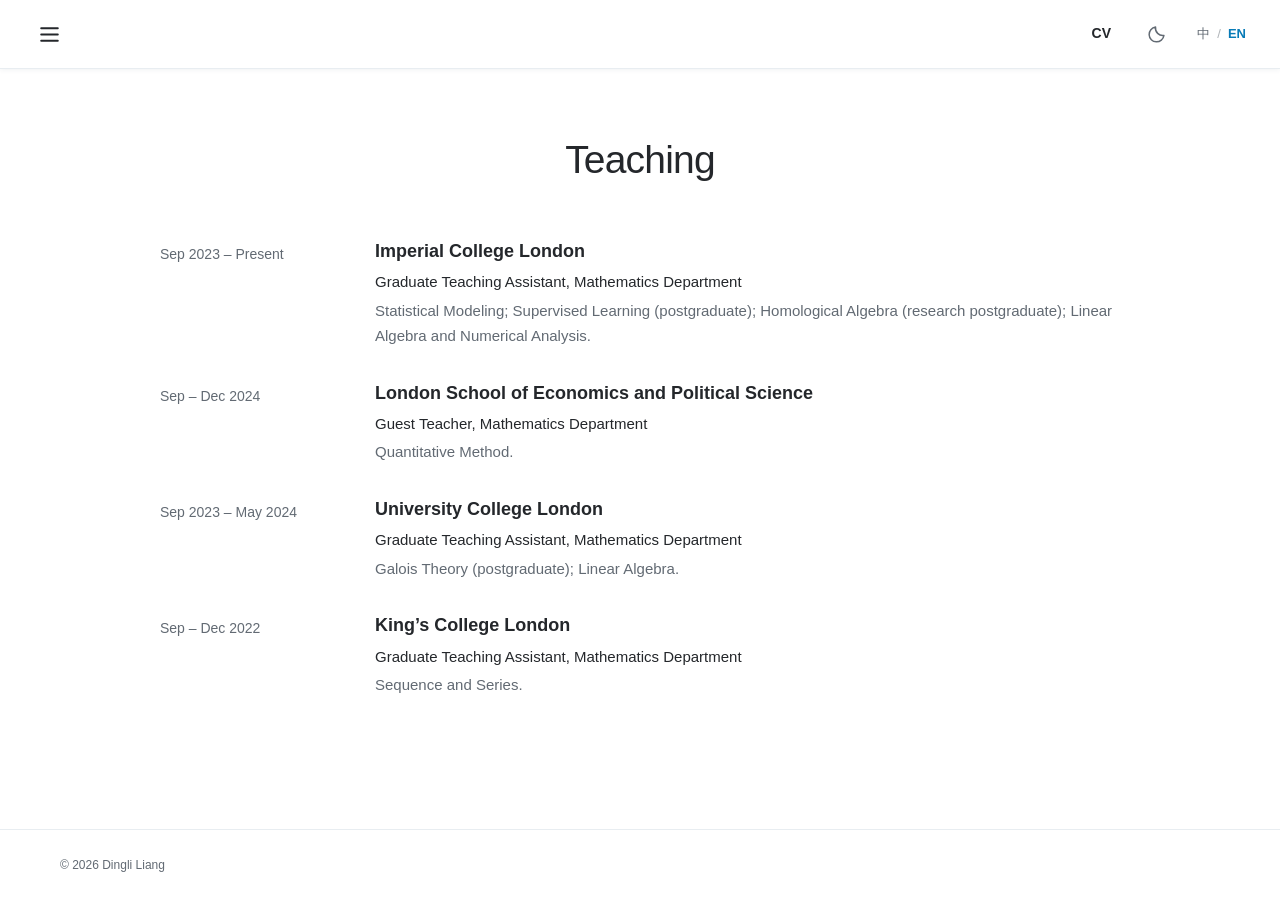
<file: teaching/index.html>
<!doctype html>
<html lang="en" data-title-zh="教学 | 梁鼎立"><head><meta charset="utf-8"><meta name="viewport" content="width=device-width, initial-scale=1">
<title>Teaching | Dingli Liang (梁鼎立)</title><meta name="description" content="Teaching of Dingli Liang (梁鼎立), mathematics and artificial intelligence researcher."><meta property="og:title" content="Teaching | Dingli Liang (梁鼎立)"><meta property="og:description" content="Teaching of Dingli Liang (梁鼎立), mathematics and artificial intelligence researcher."><meta property="og:type" content="website"><meta property="og:url" content="https://rellwww.github.io/teaching/"><link rel="canonical" href="https://rellwww.github.io/teaching/"><meta name="twitter:card" content="summary"><meta name="color-scheme" content="light dark"><link rel="icon" href="../assets/favicon.svg" type="image/svg+xml"><link rel="stylesheet" href="../assets/style.css">
<script>try{if(localStorage.getItem('dingli-theme')==='dark')document.documentElement.dataset.theme='dark'}catch(e){}</script><link rel="stylesheet" href="../assets/header.css">
<meta name="robots" content="index, follow">
<meta property="og:image" content="https://rellwww.github.io/assets/dingli-liang-portrait.png">
<meta property="og:image:alt" content="Dingli Liang / 梁鼎立">
<meta property="og:site_name" content="Dingli Liang / 梁鼎立">
</head>
<body class="page-teaching"><a class="skip-link" href="#main" data-zh="跳转到正文">Skip to content</a>
<header class="site-header"><div class="header-inner">
<button class="menu-toggle" type="button" aria-expanded="false" aria-controls="navigation" aria-label="Open menu" title="Open menu"><svg viewBox="0 0 24 24" aria-hidden="true"><path d="M4 6h16M4 12h16M4 18h16"></path></svg></button>
<nav id="navigation" aria-label="Main navigation" hidden data-zh-aria-label="网站目录"><a href="../" data-zh="首页">Home</a><a href="../publications/" data-zh="论文">Publications</a><a href="../experience/" data-zh="教育与经历">Experience</a><a href="../teaching/" data-zh="教学" class="active" aria-current="page">Teaching</a><a href="../awards/" data-zh="奖励">Awards</a><a href="../projects/" data-zh="项目">Projects</a></nav>
<div class="header-actions"><a class="cv-link" href="../assets/DingliLiang-CV.pdf?v=29609bd35d49" target="_blank" rel="noopener" aria-label="View CV" data-zh-aria-label="查看简历">CV</a><button type="button" class="theme-toggle" aria-label="Switch to dark theme" aria-pressed="false"><span class="moon"><svg viewBox="0 0 24 24" aria-hidden="true"><path d="M20.5 13.1A8.5 8.5 0 0 1 10.9 3.5a8.5 8.5 0 1 0 9.6 9.6Z"></path></svg></span><span class="sun"><svg viewBox="0 0 24 24" aria-hidden="true"><circle cx="12" cy="12" r="4"></circle><path d="M12 2v2m0 16v2M2 12h2m16 0h2M5 5l1.5 1.5m11 11L19 19M5 19l1.5-1.5m11-11L19 5"></path></svg></span></button><button class="language-toggle" type="button" aria-label="Switch to Chinese" title="Switch to Chinese" aria-pressed="false"><span lang="zh-Hans" data-language="zh">中</span><span class="language-separator" aria-hidden="true">/</span><span lang="en" data-language="en" class="is-active">EN</span></button></div>
</div></header>
<main id="main" class="content"><section id="teaching" aria-labelledby="teaching-heading">
<header class="page-heading"><h1 id="teaching-heading" data-zh="教学">Teaching</h1></header>
<div class="timeline">
<article><span class="period" data-zh="2023 年 9 月至今">Sep 2023 – Present</span><div><h4 data-zh="帝国理工学院">Imperial College London</h4><p data-zh="数学系研究生助教">Graduate Teaching Assistant, Mathematics Department</p><p class="muted" data-zh="统计建模；监督学习（研究生）；同调代数（研究型研究生）；线性代数与数值分析。">Statistical Modeling; Supervised Learning (postgraduate); Homological Algebra (research postgraduate); Linear Algebra and Numerical Analysis.</p></div></article>
<article><span class="period" data-zh="2024 年 9 月 – 12 月">Sep – Dec 2024</span><div><h4 data-zh="伦敦政治经济学院">London School of Economics and Political Science</h4><p data-zh="数学系客座教师">Guest Teacher, Mathematics Department</p><p class="muted" data-zh="定量方法。">Quantitative Method.</p></div></article>
<article><span class="period" data-zh="2023 年 9 月 – 2024 年 5 月">Sep 2023 – May 2024</span><div><h4 data-zh="伦敦大学学院">University College London</h4><p data-zh="数学系研究生助教">Graduate Teaching Assistant, Mathematics Department</p><p class="muted" data-zh="伽罗瓦理论（研究生）；线性代数。">Galois Theory (postgraduate); Linear Algebra.</p></div></article>
<article><span class="period" data-zh="2022 年 9 月 – 12 月">Sep – Dec 2022</span><div><h4 data-zh="伦敦国王学院">King’s College London</h4><p data-zh="数学系研究生助教">Graduate Teaching Assistant, Mathematics Department</p><p class="muted" data-zh="数列与级数。">Sequence and Series.</p></div></article>
</div>
</section></main>
<footer class="site-footer"><div><span data-zh="© 2026 梁鼎立">© 2026 Dingli Liang</span></div></footer>
<dialog id="figure-viewer" aria-labelledby="figure-caption"><div class="figure-toolbar"><p id="figure-caption"></p><button class="close-figure" type="button" aria-label="Close figure" data-zh-aria-label="关闭配图">×</button></div><img id="figure-image" alt=""></dialog>
<script src="../assets/main.js?v=navlang1" defer></script></body></html>
</file>
<file: assets/style.css>
:root{--bg:#fff;--surface:#f7f9fb;--ink:#24272b;--muted:#626a73;--blue:#087bb7;--blue-hover:#005f91;--line:#e8edf1;--shadow:0 1px 5px #142e4210;--heading:"Avenir Next",Montserrat,"Helvetica Neue",Arial,sans-serif;--body:Roboto,-apple-system,BlinkMacSystemFont,"Segoe UI",Arial,sans-serif}
:root[data-theme="dark"]{--bg:#171b21;--surface:#20262e;--ink:#e8ecf1;--muted:#a9b4c2;--blue:#64b9eb;--blue-hover:#9bd6fb;--line:#303943;--shadow:0 1px 5px #0003;color-scheme:dark}
*{box-sizing:border-box}html{scroll-padding-top:100px}body{margin:0;background:var(--bg);color:var(--ink);font:16px/1.7 var(--body);min-height:100vh;display:flex;flex-direction:column}a{color:var(--blue);text-decoration:none;text-underline-offset:4px}a:hover{color:var(--blue-hover);text-decoration:underline}a,button,summary{-webkit-tap-highlight-color:transparent}a:focus-visible,button:focus-visible,summary:focus-visible{outline:3px solid var(--blue);outline-offset:5px}button{font:inherit;cursor:pointer}h1,h2,h3,h4{line-height:1.3;margin:0;color:var(--ink)}h1,h2{font-family:var(--heading);font-weight:500;letter-spacing:-.8px}h1{font-size:39px}h2{font-size:30px}h3{font-size:21px;font-weight:650}h4{font-size:18px;font-weight:600}p{margin:0 0 18px}strong{font-weight:650}svg{width:24px;height:24px;fill:none;stroke:currentColor;stroke-width:1.7;stroke-linecap:round;stroke-linejoin:round;display:block}.skip-link{position:fixed;left:20px;top:-100px;background:var(--bg);padding:10px 16px;z-index:99}.skip-link:focus{top:10px}.site-header{background:var(--bg);box-shadow:var(--shadow);border-bottom:1px solid var(--line);position:sticky;top:0;z-index:20}.header-inner{max-width:1440px;margin:auto;padding:0 34px;min-height:75px;display:flex;align-items:center;gap:32px}.brand{color:var(--ink);font-size:21px;font-weight:750;letter-spacing:-.4px;white-space:nowrap}.brand:hover{color:var(--ink);text-decoration:none}nav{display:flex;gap:23px;align-items:center}nav a{font-size:14px;color:var(--ink);padding:26px 0 23px;border-bottom:3px solid transparent;white-space:nowrap}nav a.active{color:var(--blue);font-weight:650;border-bottom-color:var(--blue)}nav a:hover{text-decoration:none;color:var(--blue)}.header-actions{display:flex;align-items:center;gap:18px;margin-left:auto;color:var(--muted)}.header-actions>a{color:var(--muted)}.header-actions svg{width:21px;height:21px}.cv-link{font-size:14px;font-weight:750}.theme-toggle{border:0;background:none;color:var(--muted);padding:6px}.theme-toggle .sun{display:none}[data-theme="dark"] .theme-toggle .moon{display:none}[data-theme="dark"] .theme-toggle .sun{display:block}.menu-toggle{display:none;background:var(--surface);border:1px solid var(--line);border-radius:4px;color:var(--ink);font-size:14px;padding:5px 11px}.content{width:min(1160px,calc(100% - 64px));margin:0 auto;padding:66px 0 85px;flex:1}.about-layout{display:grid;grid-template-columns:280px minmax(0,1fr);gap:65px;align-items:start}.profile{text-align:center;padding-top:9px}.profile-avatar{width:192px;height:192px;border-radius:50%;margin:0 auto 25px;display:block;object-fit:cover;object-position:center;background:var(--surface);border:1px solid var(--line)}.profile h1{font-size:31px;font-weight:500;letter-spacing:-.6px;margin:0 0 10px}.profile-name-zh{margin:-3px 0 13px;font-family:"PingFang SC","Microsoft YaHei",sans-serif;font-size:21px;font-weight:400;line-height:1.5;letter-spacing:2px;color:var(--ink)}.role{font-size:16px;color:var(--muted);margin-bottom:16px}.profile-affiliation{font-size:16px;line-height:1.7;margin-bottom:20px}.profile-affiliation span{font-size:14px;color:var(--muted)}.social-links{display:flex;flex-wrap:wrap;justify-content:center;gap:12px;margin-bottom:15px}.social-links a{padding:4px}.social-links svg{width:29px;height:29px;stroke-width:1.8}.profile-email{font-size:14px;overflow-wrap:anywhere}.biography h2{font-size:38px;margin:0 0 20px;font-weight:500}.biography>p{line-height:1.8;margin-bottom:19px}.bio-details{margin-top:32px}.bio-details h3{font-size:22px;margin-bottom:16px}.interests{margin:0;padding-left:21px;font-size:15px;line-height:1.9}.education-item{display:flex;gap:11px;margin-bottom:18px;align-items:flex-start;font-size:14px;line-height:1.55}.education-item svg{width:23px;height:23px;flex:none;margin-top:2px}.education-item strong{font-weight:500}.education-item p{color:var(--muted);font-size:13px;line-height:1.6;margin:5px 0 0}.text-link{display:inline-block;font-size:15px;margin-top:24px;border-bottom:1px solid var(--blue);padding-bottom:1px}.text-link:hover{text-decoration:none}.page-heading{text-align:center;margin-bottom:54px}.page-heading h1{margin:0 0 14px}.page-heading>p:not(.eyebrow){color:var(--muted);font-size:16px;margin-bottom:20px}.eyebrow{text-transform:uppercase;letter-spacing:2px;font-size:12px;color:var(--muted);margin-bottom:8px}.page-links{display:flex;justify-content:center;gap:25px;font-size:14px}.section-title{font-size:25px;font-weight:500;margin:0 0 34px}.paper-list{display:grid;gap:42px}.paper{display:grid;grid-template-columns:290px minmax(0,1fr);gap:34px;align-items:center;scroll-margin-top:110px}.paper-figure{display:flex;position:relative;align-items:center;justify-content:center;min-height:175px;max-height:218px;background:#fff;border-radius:5px;padding:7px;overflow:hidden}.paper-figure img{width:100%;height:auto;max-height:202px;object-fit:contain;display:block}.figure-action{position:absolute;bottom:9px;right:9px;color:#176b9b;background:#fffffff2;border:1px solid #e1e8ed;font-size:12px;line-height:1.6;padding:2px 9px;border-radius:3px;opacity:0;transition:opacity .15s}.paper-figure:hover .figure-action,.paper-figure:focus-visible .figure-action{opacity:1}.paper-meta{display:flex;gap:12px;color:var(--muted);font-size:12px;line-height:1.4;letter-spacing:.3px;margin-bottom:9px}.paper-meta span+span:before{content:'·';margin-right:12px}.paper h3{font-size:18px;line-height:1.5;font-weight:650;margin-bottom:10px}.paper h3 a{color:var(--ink)}.paper h3 a:hover{color:var(--blue)}.authors{font-size:14px;font-style:italic;color:var(--muted);line-height:1.75;margin-bottom:8px}.authors strong{color:var(--ink);font-weight:650;text-decoration:underline;text-underline-offset:3px}.venue{font-size:14px;font-weight:600;color:var(--ink);margin-bottom:7px}.paper-summary{font-size:14px;color:var(--muted);line-height:1.65;margin-bottom:8px}.paper-links{display:flex;gap:12px;font-size:14px;font-weight:500}.contribution{font-size:12px;color:var(--muted);margin-top:8px;margin-bottom:0}.math-publications{margin-top:65px;border-top:1px solid var(--line);padding-top:40px}.publications{padding:0;list-style:none;display:grid;gap:27px;margin:0 0 42px}.publications h4{margin-bottom:7px}.publications p{margin-bottom:5px}.publications .authors{font-style:normal}.publications .paper-links{margin-top:8px}.thesis{margin-bottom:25px}.thesis p{font-size:14px;color:var(--muted);margin-top:7px}.ongoing,details{border:1px solid var(--line);border-radius:4px;padding:15px 19px;background:var(--surface);margin-top:25px}summary{font-size:15px;font-weight:550;cursor:pointer}details[open] summary{margin-bottom:14px}details ul{padding-left:21px;margin:0;font-size:14px;color:var(--muted)}details li{margin-bottom:8px}.page-experience .content,.page-teaching .content,.page-awards .content,.page-projects .content{max-width:960px}.group-heading{font-family:var(--heading);font-size:24px;font-weight:500;margin:34px 0 25px;padding-bottom:12px;border-bottom:1px solid var(--line)}.timeline article{display:grid;grid-template-columns:185px minmax(0,1fr);gap:30px;margin:0 0 30px}.period{font-size:14px;color:var(--muted);padding-top:3px}.timeline h4{margin-bottom:6px}.timeline p{font-size:15px;margin:3px 0}.muted{color:var(--muted)}.award-list{list-style:none;padding:0;margin:0}.award-list li{display:grid;grid-template-columns:140px minmax(0,1fr);gap:28px;margin-bottom:27px}.award-list li>span{font-size:14px;color:var(--muted)}.award-list strong{font-size:17px}.award-list p{font-size:14px;color:var(--muted);margin:5px 0 0}.earlier-awards p{font-size:14px;margin-bottom:0}.project{padding-bottom:26px;margin-bottom:26px;border-bottom:1px solid var(--line)}.project h3{margin-bottom:14px;font-size:22px}.project p{margin-bottom:12px}.skills dl{display:grid;grid-template-columns:200px minmax(0,1fr);gap:14px 25px;font-size:14px}.skills dt{font-weight:650}.skills dd{margin:0;color:var(--muted)}.site-footer{border-top:1px solid var(--line);color:var(--muted);font-size:12px}.site-footer>div{max-width:1160px;margin:auto;padding:25px 0;display:flex;justify-content:space-between;gap:20px}.site-footer a{color:var(--muted)}#figure-viewer{border:1px solid var(--line);padding:0;border-radius:8px;background:var(--bg);color:var(--ink);width:min(1200px,calc(100% - 40px));max-height:90vh;overflow:auto;box-shadow:0 16px 80px #0004}#figure-viewer::backdrop{background:#111a27b8;backdrop-filter:blur(3px)}.figure-toolbar{display:flex;align-items:center;gap:24px;padding:15px 20px;border-bottom:1px solid var(--line)}.figure-toolbar p{font-size:14px;margin:0;flex:1}.close-figure{border:none;background:none;color:var(--ink);font-size:30px;line-height:1;padding:0 4px}#figure-image{display:block;width:100%;height:auto;max-height:72vh;object-fit:contain;background:white;padding:18px}
@media(max-width:1100px){.header-inner{gap:24px;padding-inline:25px}nav{gap:17px}.header-actions{gap:13px}.header-actions>a:not(.cv-link){display:none}.about-layout{grid-template-columns:245px minmax(0,1fr);gap:40px}.bio-details{gap:22px;grid-template-columns:.85fr 1.2fr}.paper{grid-template-columns:260px minmax(0,1fr);gap:28px}.site-footer>div{padding-inline:32px}}
@media(max-width:840px){.header-inner{min-height:68px;flex-wrap:wrap;gap:0;padding:12px 24px}.brand{flex:1}.menu-toggle{display:block;margin-right:13px}.header-actions{margin-left:0;gap:12px}.header-actions .cv-link{display:none}nav{display:none;width:100%;order:4;gap:0;padding-top:10px;flex-wrap:wrap}nav.open{display:flex}nav a{padding:10px 0 7px;margin-right:24px}.content{width:calc(100% - 48px);padding-top:46px}.about-layout{grid-template-columns:210px minmax(0,1fr);gap:30px}.social-links{gap:6px}.profile-avatar{width:155px;height:155px}.profile h1{font-size:27px}.biography h2{font-size:32px}.bio-details{grid-template-columns:1fr;gap:26px}.paper{grid-template-columns:230px minmax(0,1fr);gap:25px}.paper-list{gap:42px}.site-footer>div{padding-inline:24px}.timeline article{grid-template-columns:155px minmax(0,1fr);gap:22px}}
@media(max-width:620px){.content{width:calc(100% - 40px);padding:35px 0 52px}.header-inner{padding-inline:20px}.about-layout{display:block}.profile{padding:0 0 32px;border-bottom:1px solid var(--line);margin-bottom:31px}.profile-avatar{width:120px;height:120px;margin-bottom:16px}.profile h1{font-size:29px}.profile .role{margin-bottom:11px}.profile-affiliation{margin-bottom:12px}.profile-affiliation span br{display:none}.social-links{margin-bottom:7px}.social-links svg{width:25px;height:25px}.biography h2{font-size:30px}.biography>p{font-size:16px;line-height:1.8}.bio-details{gap:25px;margin-top:28px}.bio-details h3{font-size:21px}.page-heading{margin-bottom:35px}.page-heading h1{font-size:31px}.page-links{gap:18px;font-size:13px}.section-title{font-size:23px;margin-bottom:23px}.paper{grid-template-columns:1fr;gap:17px}.paper-figure{min-height:130px;max-height:230px;padding:6px}.paper-figure img{max-height:210px}.figure-action{opacity:1}.paper h3{font-size:18px}.paper-meta{margin-bottom:7px}.paper-list{gap:35px}.paper+.paper{border-top:1px solid var(--line);padding-top:29px}.math-publications{margin-top:40px;padding-top:30px}.timeline article{grid-template-columns:1fr;gap:5px;margin-bottom:26px}.award-list li{grid-template-columns:85px minmax(0,1fr);gap:15px}.skills dl{grid-template-columns:1fr;gap:5px}.skills dd{margin-bottom:12px}.site-footer>div{display:flex;flex-wrap:wrap;gap:8px 20px;padding:20px}.site-footer span:nth-child(2){width:100%;order:3}#figure-viewer{width:calc(100% - 20px)}.figure-toolbar{padding:10px 14px;gap:14px}#figure-image{padding:6px}}
@media(prefers-reduced-motion:reduce){*{transition:none!important;scroll-behavior:auto!important}}@media print{.site-header,.site-footer,.figure-action,.theme-toggle,dialog{display:none}.content{width:100%;max-width:none;padding:0}.paper,.timeline article{break-inside:avoid}.paper{grid-template-columns:200px 1fr}.paper-figure{padding:0}body{font-size:11pt;color:#000;background:#fff}a{color:inherit}.profile-avatar{width:110px;height:110px}}

html[lang="zh-Hans"] .profile-name-zh{display:none}
</file>
<file: assets/header.css>
/* Shared compact navigation for every viewport. */
.site-header .header-inner{position:relative;display:flex;align-items:center;justify-content:space-between;flex-wrap:nowrap;gap:24px;min-height:68px;padding:10px 28px}
.site-header .menu-toggle{display:grid;place-items:center;width:42px;height:42px;padding:8px;margin:0;border:0;border-radius:6px;background:transparent;color:var(--ink)}
.site-header .menu-toggle svg{width:25px;height:25px;stroke-width:1.8}
.site-header .menu-toggle:hover,.site-header .menu-toggle[aria-expanded="true"]{background:var(--surface);color:var(--blue)}
.site-header #navigation{position:absolute;top:calc(100% - 2px);left:28px;z-index:30;display:grid;gap:3px;width:230px;max-width:calc(100vw - 40px);max-height:calc(100dvh - 90px);overflow:auto;margin:0;padding:9px;order:initial;align-items:stretch;border:1px solid var(--line);border-radius:8px;background:var(--bg);box-shadow:0 10px 32px #142e421a}
.site-header #navigation[hidden]{display:none!important}
.site-header #navigation a{display:block;margin:0;padding:10px 14px;border:0;border-radius:5px;font-size:15px;line-height:1.5;color:var(--ink);white-space:normal}
.site-header #navigation a:hover,.site-header #navigation a.active{color:var(--blue);background:var(--surface);text-decoration:none}
.site-header .header-actions{display:flex;align-items:center;gap:15px;margin-left:auto}
.site-header .header-actions .cv-link{display:flex;align-items:center;justify-content:center;min-width:40px;min-height:40px;padding:6px;color:var(--ink);font-size:14px;font-weight:650}
.site-header .header-actions .theme-toggle{display:grid;place-items:center;width:40px;height:40px;padding:8px;border-radius:5px}
.site-header .header-actions .theme-toggle:hover{color:var(--blue);background:var(--surface)}
.site-header .language-toggle{display:flex;align-items:center;gap:7px;min-height:40px;border:0;border-radius:5px;background:transparent;padding:6px;color:var(--muted);font-size:13px;white-space:nowrap}
.language-toggle .language-separator{color:var(--muted);opacity:.5}
.language-toggle .is-active{color:var(--blue);font-weight:650}
.site-header .language-toggle:hover{background:var(--surface)}
html[lang="zh-Hans"]{--body:-apple-system,BlinkMacSystemFont,"Segoe UI","PingFang SC","Microsoft YaHei",sans-serif;--heading:"Avenir Next","PingFang SC","Microsoft YaHei",sans-serif}
html[lang="zh-Hans"] .biography>p{line-height:1.95}
@media(max-width:620px){.site-header .header-inner{min-height:62px;padding:9px 16px;gap:15px}.site-header #navigation{left:16px}.site-header .header-actions{gap:9px}.site-header .language-toggle{gap:6px}}
@media print{.site-header{display:none}}
</file>
